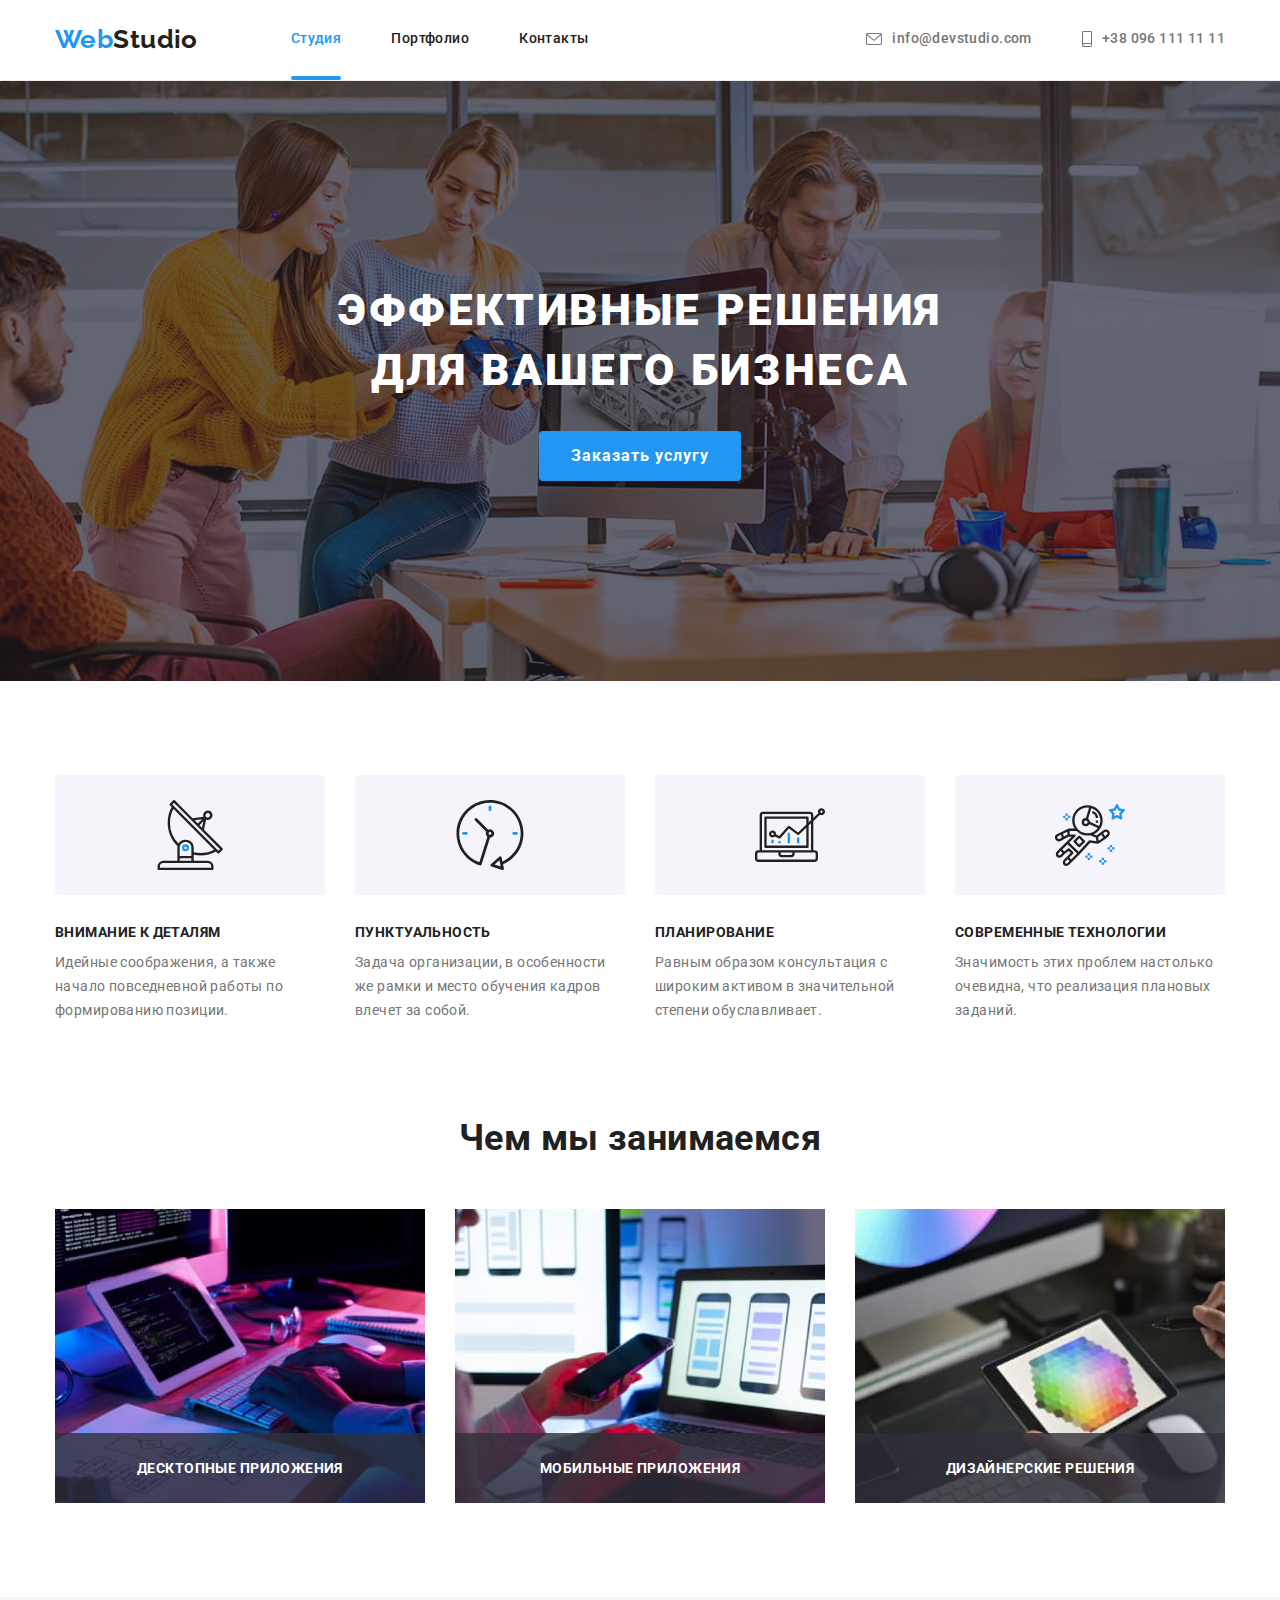
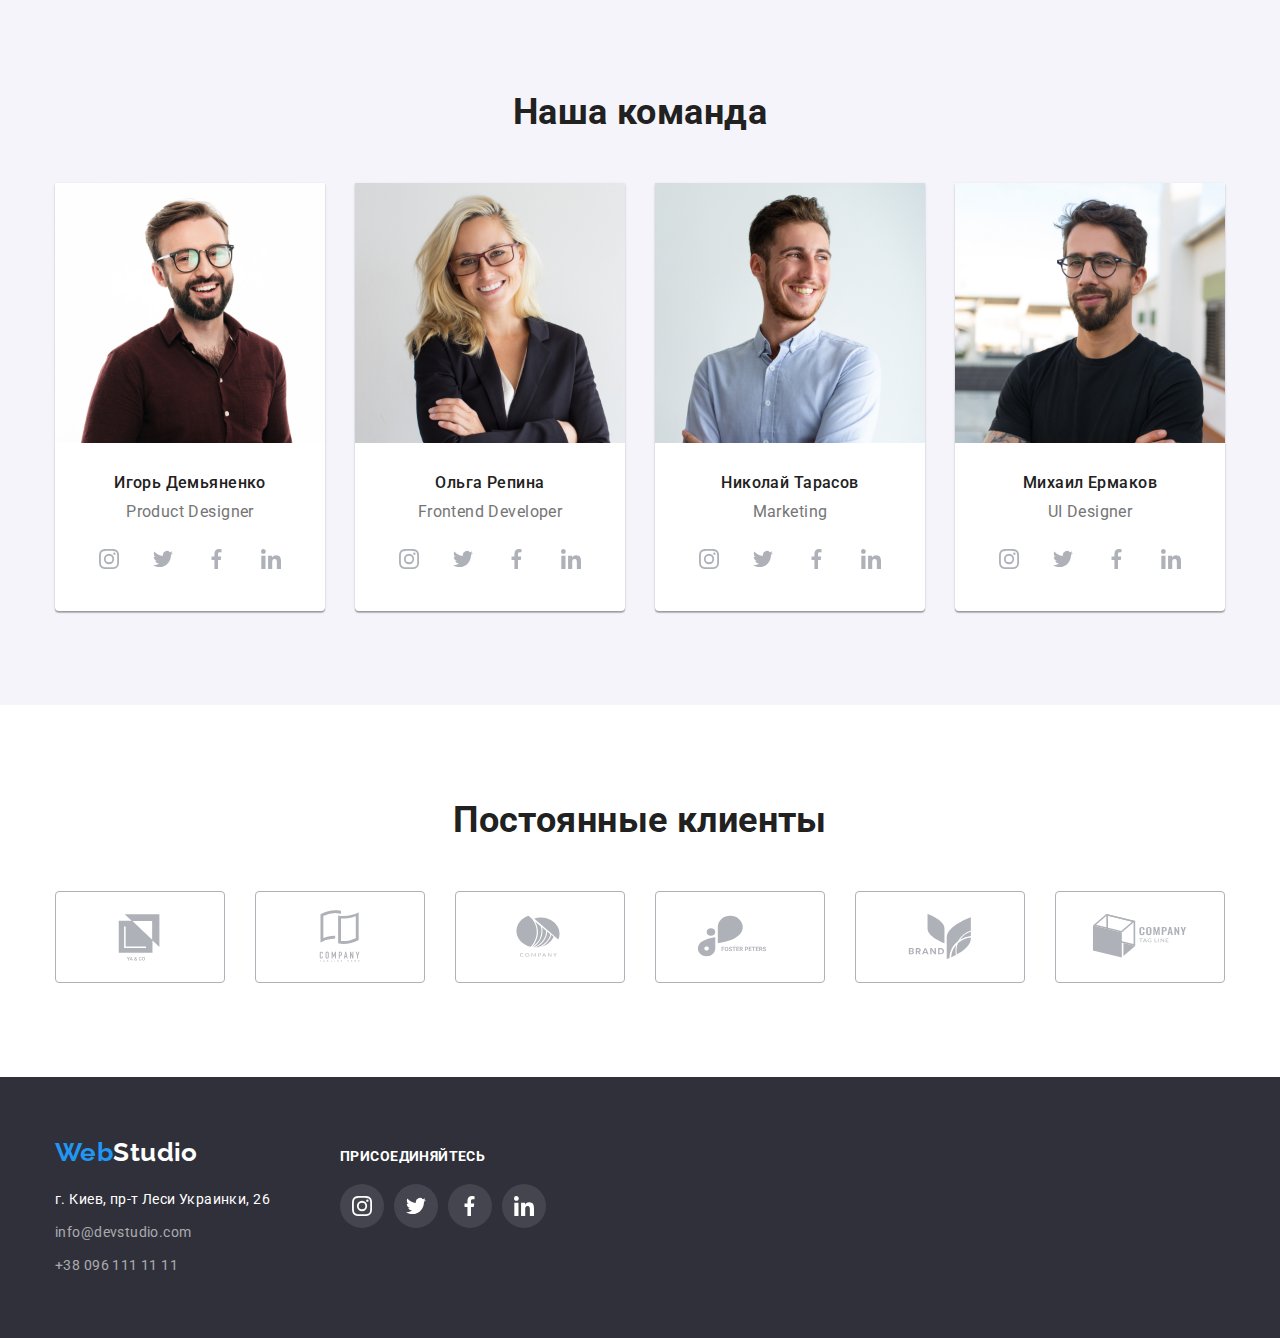
<file: index.html>
<!DOCTYPE html>
<html lang="ru">
  <head>
    <meta charset="UTF-8" />
    <meta http-equiv="X-UA-Compatible" content="IE=edge" />
    <meta name="viewport" content="width=device-width, initial-scale=1.0" />
    <title>Document</title>
    <link rel="preconnect" href="https://fonts.googleapis.com" />
    <link rel="preconnect" href="https://fonts.gstatic.com" crossorigin />
    <link
      href="https://fonts.googleapis.com/css2?family=Raleway:wght@700&family=Roboto:wght@400;500;700;900&display=swap"
      rel="stylesheet"
    />
    <link
      rel="stylesheet"
      href="https://cdnjs.cloudflare.com/ajax/libs/modern-normalize/1.1.0/modern-normalize.min.css"
    />
    <link rel="stylesheet" href="./styles/styles.css" />
  </head>
  <body>
    <!--верхушка сайта-->
    <header class="header">
      <div class="container">
        <nav class="nav-header">
          <a class="logo link-l" href="./index.html" lang="en"
            ><span class="web">Web</span>Studio</a
          >
          <ul class="site-nav list">
            <li class="item nav-item">
              <a class="header-link link current" href="./index.html">Студия</a>
            </li>
            <li class="item nav-item">
              <a class="header-link link" href="./portfolio.html">Портфолио</a>
            </li>
            <li class="item nav-item">
              <a class="header-link link" href="">Контакты</a>
            </li>
          </ul>
        </nav>

        <ul class="list header-contacts">
          <li class="item contacts-item">
            <a
              class="header-contacts-link link"
              href="mailto:info@devstudio.com"
            >
              <svg class="contacts-icon" width="16" height="12">
                <use href="./symbol-defs.svg#icon-envelope"></use>
              </svg>
              info@devstudio.com</a
            >
          </li>
          <li class="item contacts-item">
            <a class="header-contacts-link link" href="tel:+380961111111">
              <svg class="contacts-icon" width="10" height="16">
                <use href="./symbol-defs.svg#icon-phone"></use>
              </svg>
              +38 096 111 11 11</a
            >
          </li>
        </ul>
      </div>
    </header>

    <!--Main body-->
    <main>
      <section class="hero">
        <div class="container">
          <h1 class="hero-title">Эффективные решения для вашего бизнеса</h1>
          <button class="btn" type="button" data-modal-open>
            Заказать услугу
          </button>
        </div>
      </section>

      <!--Наши сильные стороны-->
      <section class="strength section">
        <div class="container">
          <!--Invisible h2-->
          <h2 class="heading visually-hidden">Наши сильные стороны</h2>
          <ul class="strength-list list">
            <li class="strength-item">
              <div class="strength-icon-bg">
                <svg class="strength-icon" width="70" height="70">
                  <use href="./symbol-defs.svg#icon-satelite"></use>
                </svg>
              </div>
              <h3 class="strength-title">Внимание к деталям</h3>
              <p class="strength-text">
                Идейные соображения, а также начало повседневной работы по
                формированию позиции.
              </p>
            </li>
            <li class="strength-item">
              <div class="strength-icon-bg">
                <svg class="strength-icon" width="70" height="70">
                  <use href="./symbol-defs.svg#icon-clock"></use>
                </svg>
              </div>
              <h3 class="strength-title">Пунктуальность</h3>
              <p class="strength-text">
                Задача организации, в особенности же рамки и место обучения
                кадров влечет за собой.
              </p>
            </li>
            <li class="strength-item">
              <div class="strength-icon-bg">
                <svg class="strength-icon" width="70" height="70">
                  <use href="./symbol-defs.svg#icon-notebook"></use>
                </svg>
              </div>
              <h3 class="strength-title">Планирование</h3>
              <p class="strength-text">
                Равным образом консультация с широким активом в значительной
                степени обуславливает.
              </p>
            </li>
            <li class="strength-item">
              <div class="strength-icon-bg">
                <svg class="strength-icon" width="70" height="70">
                  <use href="./symbol-defs.svg#icon-astronaut"></use>
                </svg>
              </div>
              <h3 class="strength-title">Современные технологии</h3>
              <p class="strength-text">
                Значимость этих проблем настолько очевидна, что реализация
                плановых заданий.
              </p>
            </li>
          </ul>
        </div>
      </section>

      <!--Чем мы занимаемся-->
      <section class="specification section">
        <div class="container">
          <h2 class="heading">Чем мы занимаемся</h2>
          <ul class="specification-list list">
            <li class="item">
              <img
                src="./images/work1.jpg"
                alt="Работа на планшете"
                width="370"
              />
              <p class="explanation">Десктопные приложения</p>
            </li>
            <li class="item">
              <img
                src="./images/work2.jpg"
                alt="Синхронизация с ноутбуком"
                width="370"
              />
              <p class="explanation">Мобильные приложения</p>
            </li>
            <li class="item">
              <img src="./images/work3.jpg" alt="Палитра цветов" width="370" />
              <p class="explanation">Дизайнерские решения</p>
            </li>
          </ul>
        </div>
      </section>

      <!--Наша команда-->
      <section class="team section">
        <div class="container">
          <h2 class="heading">Наша команда</h2>
          <ul class="team-list list">
            <li class="team-item">
              <img
                src="./images/demiyanenko.jpg"
                alt="Игорь Демьяненко"
                width="270"
                class="team-image"
              />
              <div class="team-info">
                <h3 class="team-title">Игорь Демьяненко</h3>
                <p lang="en" class="team-text">Product Designer</p>
                <ul class="team-media-list list">
                  <li class="team-media-item">
                    <a class="team-media-link link" href="">
                      <svg class="team-icom" width="20" height="20">
                        <use href="./symbol-defs.svg#icon-instagram"></use>
                      </svg>
                    </a>
                  </li>
                  <li class="team-media-item">
                    <a class="team-media-link link" href="">
                      <svg class="team-icom" width="20" height="20">
                        <use href="./symbol-defs.svg#icon-twitter"></use>
                      </svg>
                    </a>
                  </li>
                  <li class="team-media-item">
                    <a class="team-media-link link" href="">
                      <svg class="team-icom" width="20" height="20">
                        <use href="./symbol-defs.svg#icon-fb"></use>
                      </svg>
                    </a>
                  </li>
                  <li class="team-media-item">
                    <a class="team-media-link link" href="">
                      <svg class="team-icom" width="20" height="20">
                        <use href="./symbol-defs.svg#icon-linkedin"></use>
                      </svg>
                    </a>
                  </li>
                </ul>
              </div>
            </li>
            <li class="team-item">
              <img
                src="./images/repina.jpg"
                alt="Ольга Репина"
                width="270"
                class="team-image"
              />
              <div class="team-info">
                <h3 class="team-title">Ольга Репина</h3>
                <p lang="en" class="team-text">Frontend Developer</p>
                <ul class="team-media-list list">
                  <li class="team-media-item">
                    <a class="team-media-link link" href="">
                      <svg class="team-icom" width="20" height="20">
                        <use href="./symbol-defs.svg#icon-instagram"></use>
                      </svg>
                    </a>
                  </li>
                  <li class="team-media-item">
                    <a class="team-media-link link" href="">
                      <svg class="team-icom" width="20" height="20">
                        <use href="./symbol-defs.svg#icon-twitter"></use>
                      </svg>
                    </a>
                  </li>
                  <li class="team-media-item">
                    <a class="team-media-link link" href="">
                      <svg class="team-icom" width="20" height="20">
                        <use href="./symbol-defs.svg#icon-fb"></use>
                      </svg>
                    </a>
                  </li>
                  <li class="team-media-item">
                    <a class="team-media-link link" href="">
                      <svg class="team-icom" width="20" height="20">
                        <use href="./symbol-defs.svg#icon-linkedin"></use>
                      </svg>
                    </a>
                  </li>
                </ul>
              </div>
            </li>
            <li class="team-item">
              <img
                src="./images/tarasov.jpg"
                alt="Николай Тарасов"
                width="270"
                class="team-image"
              />
              <div class="team-info">
                <h3 class="team-title">Николай Тарасов</h3>
                <p lang="en" class="team-text">Marketing</p>
                <ul class="team-media-list list">
                  <li class="team-media-item">
                    <a class="team-media-link link" href="">
                      <svg class="team-icom" width="20" height="20">
                        <use href="./symbol-defs.svg#icon-instagram"></use>
                      </svg>
                    </a>
                  </li>
                  <li class="team-media-item">
                    <a class="team-media-link link" href="">
                      <svg class="team-icom" width="20" height="20">
                        <use href="./symbol-defs.svg#icon-twitter"></use>
                      </svg>
                    </a>
                  </li>
                  <li class="team-media-item">
                    <a class="team-media-link link" href="">
                      <svg class="team-icom" width="20" height="20">
                        <use href="./symbol-defs.svg#icon-fb"></use>
                      </svg>
                    </a>
                  </li>
                  <li class="team-media-item">
                    <a class="team-media-link link" href="">
                      <svg class="team-icom" width="20" height="20">
                        <use href="./symbol-defs.svg#icon-linkedin"></use>
                      </svg>
                    </a>
                  </li>
                </ul>
              </div>
            </li>
            <li class="team-item">
              <img
                src="./images/ermakov.jpg"
                alt="Михаил Ермаков"
                width="270"
                class="team-image"
              />
              <div class="team-info">
                <h3 class="team-title">Михаил Ермаков</h3>
                <p lang="en" class="team-text">UI Designer</p>
                <ul class="team-media-list list">
                  <li class="team-media-item">
                    <a class="team-media-link link" href="">
                      <svg class="team-icom" width="20" height="20">
                        <use href="./symbol-defs.svg#icon-instagram"></use>
                      </svg>
                    </a>
                  </li>
                  <li class="team-media-item">
                    <a class="team-media-link link" href="">
                      <svg class="team-icom" width="20" height="20">
                        <use href="./symbol-defs.svg#icon-twitter"></use>
                      </svg>
                    </a>
                  </li>
                  <li class="team-media-item">
                    <a class="team-media-link link" href="">
                      <svg class="team-icom" width="20" height="20">
                        <use href="./symbol-defs.svg#icon-fb"></use>
                      </svg>
                    </a>
                  </li>
                  <li class="team-media-item">
                    <a class="team-media-link link" href="">
                      <svg class="team-icom" width="20" height="20">
                        <use href="./symbol-defs.svg#icon-linkedin"></use>
                      </svg>
                    </a>
                  </li>
                </ul>
              </div>
            </li>
          </ul>
        </div>
      </section>

      <!--PERMANENT CLIENTS-->

      <section class="clients section">
        <div class="permanent-clients container">
          <h2 class="heading">Постоянные клиенты</h2>
          <ul class="clients-list list">
            <li class="clients-item">
              <a class="clients-site link" href="">
                <svg class="clients-icon" width="106" height="60">
                  <use href="./symbol-defs.svg#icon-yaco"></use>
                </svg>
              </a>
            </li>
            <li class="clients-item">
              <a class="clients-site link" href="">
                <svg class="clients-icon" width="106" height="60">
                  <use href="./symbol-defs.svg#icon-herb"></use>
                </svg>
              </a>
            </li>
            <li class="clients-item">
              <a class="clients-site link" href="">
                <svg class="clients-icon" width="106" height="60">
                  <use href="./symbol-defs.svg#icon-company"></use>
                </svg>
              </a>
            </li>
            <li class="clients-item">
              <a class="clients-site link" href="">
                <svg class="clients-icon" width="106" height="60">
                  <use href="./symbol-defs.svg#icon-foster"></use>
                </svg>
              </a>
            </li>
            <li class="clients-item">
              <a class="clients-site link" href="">
                <svg class="clients-icon" width="106" height="60">
                  <use href="./symbol-defs.svg#icon-brand"></use>
                </svg>
              </a>
            </li>
            <li class="clients-item">
              <a class="clients-site link" href="">
                <svg class="clients-icon" width="106" height="60">
                  <use href="./symbol-defs.svg#icon-tag-line"></use>
                </svg>
              </a>
            </li>
          </ul>
        </div>
      </section>
    </main>

    <!--Footer-->
    <footer class="footer">
      <div class="container">
        <div class="container-address">
          <a class="logo link-l" href="./index.html" lang="en"
            ><span class="web">Web</span><span class="studio">Studio</span></a
          >
          <address class="address">
            <ul class="address-list list">
              <li class="address-item">
                <a
                  class="address-link link"
                  href="https://www.google.com/maps/d/viewer?mid=10uSM3H-mIU3GznYo2szRIEphczw&hl=en_US&ll=50.42732700000001%2C30.538092&z=17"
                  target="_blank"
                  rel="nofollow noopener noreferrer"
                >
                  г. Киев, пр-т Леси Украинки, 26</a
                >
              </li>
              <li class="address-item">
                <a class="contacts-link link" href="mailto:info@devstudio.com"
                  >info@devstudio.com</a
                >
              </li>
              <li class="address-item">
                <a class="contacts-link link" href="tel:+380961111111"
                  >+38 096 111 11 11</a
                >
              </li>
            </ul>
          </address>
        </div>
        <div class="container-media">
          <p class="media-header">Присоединяйтесь</p>
          <ul class="media-list list">
            <li class="media-item">
              <a class="media-link link" href="">
                <svg class="media-icon" width="20" height="20">
                  <use href="./symbol-defs.svg#icon-instagram"></use>
                </svg>
              </a>
            </li>
            <li class="media-item">
              <a class="media-link link" href="">
                <svg class="media-icon" width="20" height="20">
                  <use href="./symbol-defs.svg#icon-twitter"></use>
                </svg>
              </a>
            </li>
            <li class="media-item">
              <a class="media-link link" href="">
                <svg class="media-icon" width="20px" height="20px">
                  <use href="./symbol-defs.svg#icon-fb"></use>
                </svg>
              </a>
            </li>
            <li class="media-item">
              <a class="media-link link" href="">
                <svg class="media-icon" width="20px" height="20px">
                  <use href="./symbol-defs.svg#icon-linkedin"></use>
                </svg>
              </a>
            </li>
          </ul>
        </div>
      </div>
    </footer>
    <div class="backdrop is-hidden" data-modal>
      <div class="modal">
        <button class="btn-modal" type="button" data-modal-close>
          <svg class="btn-icon" width="18" height="18">
            <use href="./symbol-defs-1.svg#icon-close-btn"></use>
          </svg>
        </button>
      </div>
    </div>
    <script src="./js/modal.js"></script>
  </body>
</html>
</file>
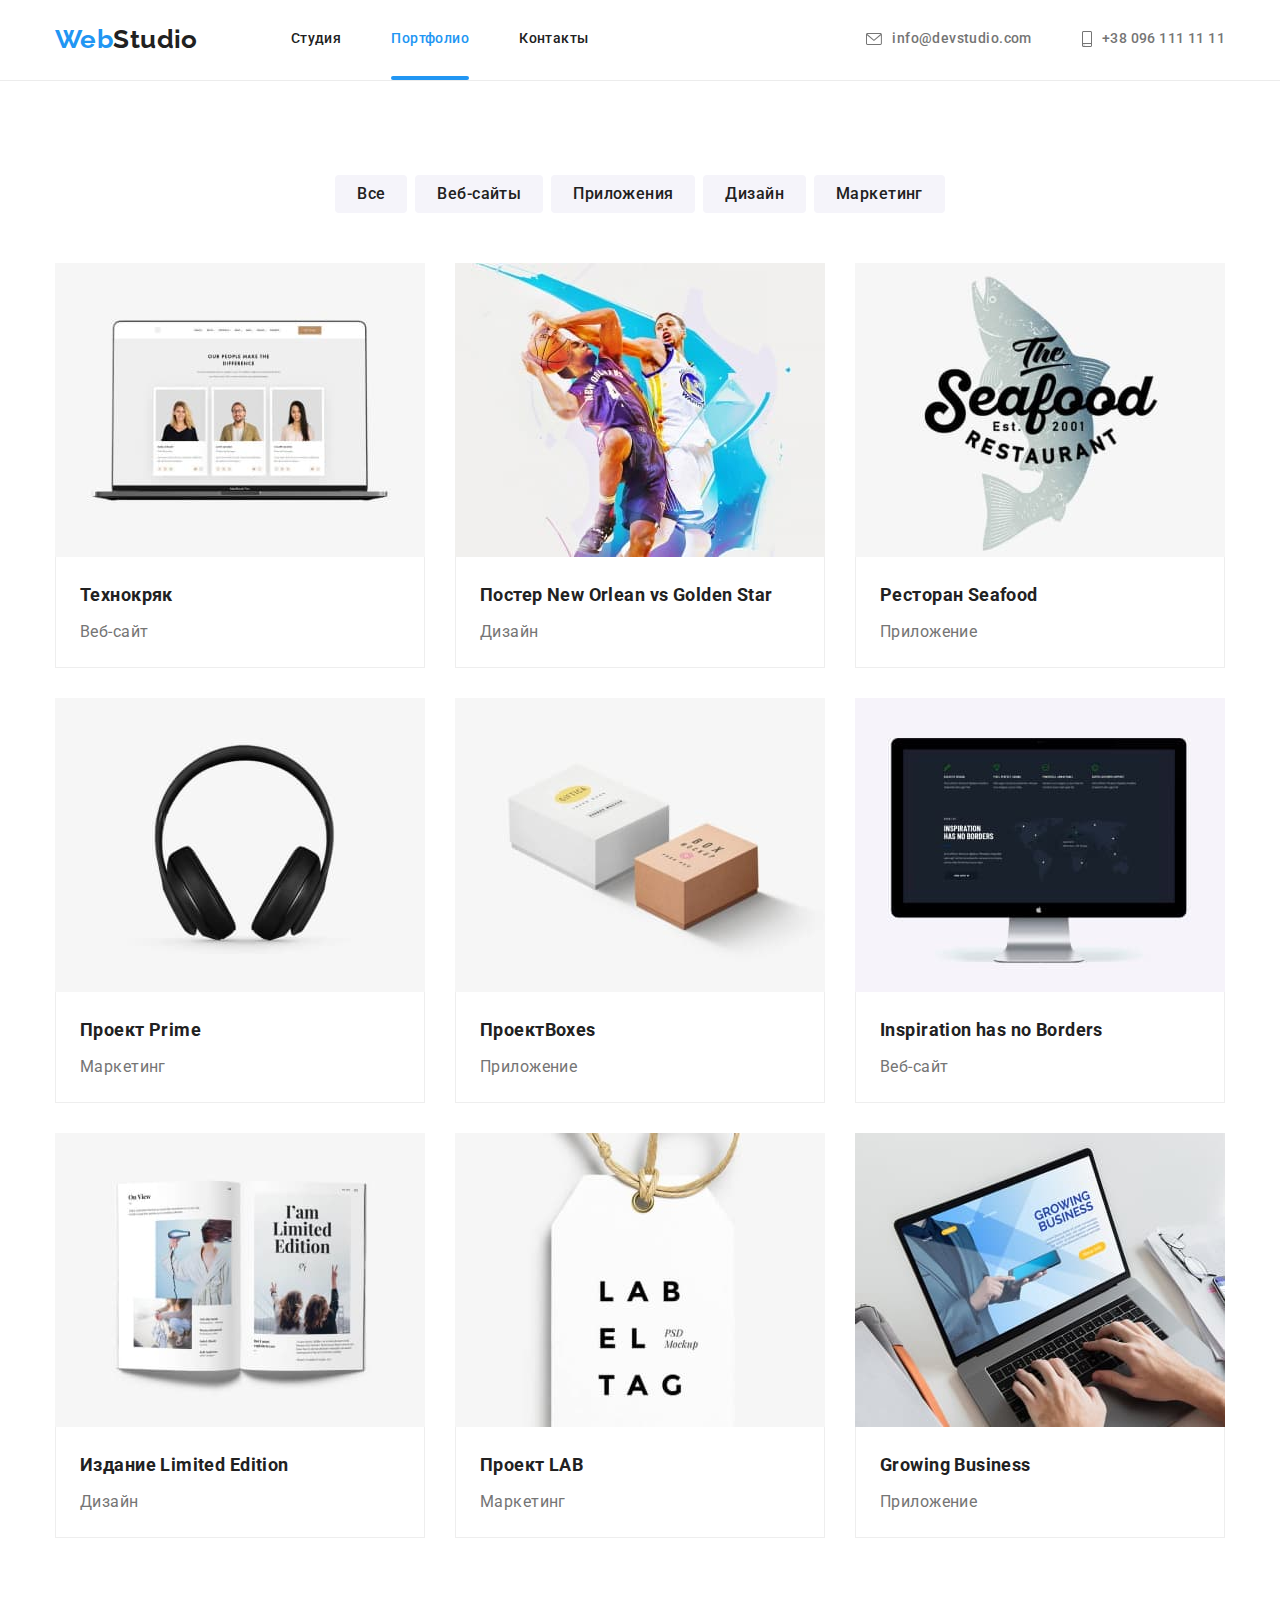
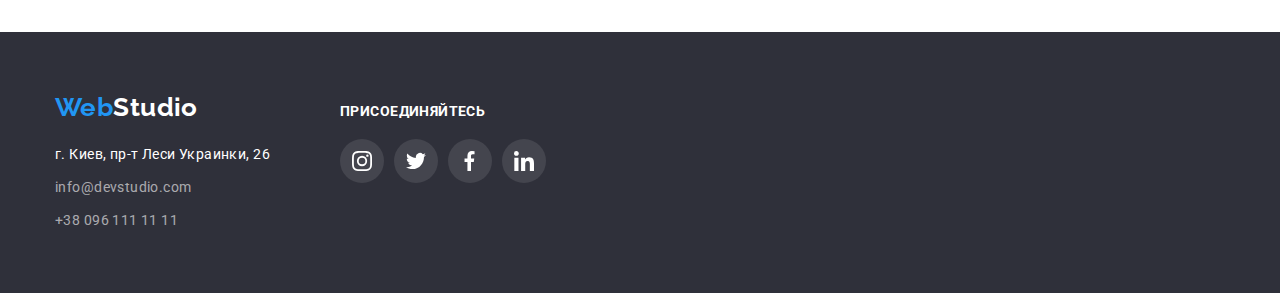
<file: portfolio.html>
<!DOCTYPE html>
<html lang="ru">
  <head>
    <meta charset="UTF-8" />
    <meta http-equiv="X-UA-Compatible" content="IE=edge" />
    <meta name="viewport" content="width=device-width, initial-scale=1.0" />
    <title>Document</title>
    <link rel="preconnect" href="https://fonts.googleapis.com" />
    <link rel="preconnect" href="https://fonts.gstatic.com" crossorigin />
    <link
      href="https://fonts.googleapis.com/css2?family=Raleway:wght@700&family=Roboto:wght@400;500;700;900&display=swap"
      rel="stylesheet"
    />
    <link
      rel="stylesheet"
      href="https://cdnjs.cloudflare.com/ajax/libs/modern-normalize/1.1.0/modern-normalize.min.css"
    />
    <link rel="stylesheet" href="./styles/styles.css" />
  </head>
  <body>
    <!--верхушка сайта-->
    <header class="header">
      <div class="container">
        <nav class="nav-header">
          <a class="logo link-l" href="./index.html" lang="en"
            ><span class="web">Web</span>Studio</a
          >
          <ul class="site-nav list">
            <li class="item nav-item">
              <a class="header-link link" href="./index.html">Студия</a>
            </li>
            <li class="item nav-item">
              <a class="header-link link current" href="./portfolio.html"
                >Портфолио</a
              >
            </li>
            <li class="item nav-item">
              <a class="header-link link" href="">Контакты</a>
            </li>
          </ul>
        </nav>

        <ul class="list header-contacts">
          <li class="item contacts-item">
            <a
              class="header-contacts-link link"
              href="mailto:info@devstudio.com"
            >
              <svg class="contacts-icon" width="16" height="12">
                <use href="./symbol-defs.svg#icon-envelope"></use>
              </svg>
              info@devstudio.com</a
            >
          </li>
          <li class="item contacts-item">
            <a class="header-contacts-link link" href="tel:+380961111111">
              <svg class="contacts-icon" width="10" height="16">
                <use href="./symbol-defs.svg#icon-phone"></use>
              </svg>
              +38 096 111 11 11</a
            >
          </li>
        </ul>
      </div>
    </header>

    <!--MAIN-->

    <!--HIDDEN H1-->

    <main>
      <section class="examples section">
        <div class="container">
          <h1 class="options visually-hidden">Наши проекты</h1>
          <ul class="options-list list">
            <li class="options-item">
              <button type="button" class="options-btn">Все</button>
            </li>
            <li class="options-item">
              <button type="button" class="options-btn">Веб-сайты</button>
            </li>
            <li class="options-item">
              <button type="button" class="options-btn">Приложения</button>
            </li>
            <li class="options-item">
              <button type="button" class="options-btn">Дизайн</button>
            </li>
            <li class="options-item">
              <button type="button" class="options-btn">Маркетинг</button>
            </li>
          </ul>

          <ul class="projects-list list">
            <li class="projects-item">
              <a href="" class="projects-link link-p">
                <div class="add-text">
                  <img
                    src="./images/notebook.jpg"
                    alt="Технокряк"
                    width="370"
                    class="projects-image"
                  />
                  <p class="text-info">
                    Ресурс предлагает комплексные предложения с разным уровнем
                    функционала и сервисов. Все это позволит посетителю получить
                    исчерпывающие сведения о компании или частном лице.
                  </p>
                </div>
                <div class="projects-description">
                  <h2 class="projects-heading">Технокряк</h2>
                  <p class="projects-text">Веб-сайт</p>
                </div>
              </a>
            </li>
            <li class="projects-item">
              <a href="" class="projects-link link-p">
                <div class="add-text">
                  <img
                    src="./images/baseball.jpg"
                    alt="Постер"
                    width="370"
                    class="projects-image"
                  />
                  <p class="text-info">
                    Ресурс предлагает комплексные предложения с разным уровнем
                    функционала и сервисов. Все это позволит посетителю получить
                    исчерпывающие сведения о компании или частном лице.
                  </p>
                </div>
                <div class="projects-description">
                  <h2 class="projects-heading">
                    Постер <span lang="en">New Orlean vs Golden Star</span>
                  </h2>
                  <p class="projects-text">Дизайн</p>
                </div>
              </a>
            </li>
            <li class="projects-item">
              <a href="" class="projects-link link-p">
                <div class="add-text">
                  <img
                    src="./images/seafood-restaurant.jpg"
                    alt="Лого ресторана"
                    width="370"
                    class="projects-image"
                  />
                  <p class="text-info">
                    Ресурс предлагает комплексные предложения с разным уровнем
                    функционала и сервисов. Все это позволит посетителю получить
                    исчерпывающие сведения о компании или частном лице.
                  </p>
                </div>
                <div class="projects-description">
                  <h2 class="projects-heading">
                    Ресторан <span lang="en">Seafood</span>
                  </h2>
                  <p class="projects-text">Приложение</p>
                </div>
              </a>
            </li>
            <li class="projects-item">
              <a href="" class="projects-link link-p">
                <div class="add-text">
                  <img
                    src="./images/headphones.jpg"
                    alt="Наушники"
                    width="370"
                    class="projects-image"
                  />
                  <p class="text-info">
                    Ресурс предлагает комплексные предложения с разным уровнем
                    функционала и сервисов. Все это позволит посетителю получить
                    исчерпывающие сведения о компании или частном лице.
                  </p>
                </div>
                <div class="projects-description">
                  <h2 class="projects-heading">
                    Проект <span lang="en">Prime</span>
                  </h2>
                  <p class="projects-text">Маркетинг</p>
                </div>
              </a>
            </li>
            <li class="projects-item">
              <a href="" class="projects-link link-p">
                <div class="add-text">
                  <img
                    src="./images/boxes.jpg"
                    alt="Коробки"
                    width="370"
                    class="projects-image"
                  />
                  <p class="text-info">
                    Ресурс предлагает комплексные предложения с разным уровнем
                    функционала и сервисов. Все это позволит посетителю получить
                    исчерпывающие сведения о компании или частном лице.
                  </p>
                </div>
                <div class="projects-description">
                  <h2 class="projects-heading">
                    Проект<span lang="en">Boxes</span>
                  </h2>
                  <p class="projects-text">Приложение</p>
                </div>
              </a>
            </li>
            <li class="projects-item">
              <a href="" class="projects-link link-p">
                <div class="add-text">
                  <img
                    src="./images/no-borders.jpg"
                    alt="Экран компьютера"
                    width="370"
                    class="projects-image"
                  />
                  <p class="text-info">
                    Ресурс предлагает комплексные предложения с разным уровнем
                    функционала и сервисов. Все это позволит посетителю получить
                    исчерпывающие сведения о компании или частном лице.
                  </p>
                </div>
                <div class="projects-description">
                  <h2 lang="en" class="projects-heading">
                    Inspiration has no Borders
                  </h2>
                  <p class="projects-text">Веб-сайт</p>
                </div>
              </a>
            </li>
            <li class="projects-item">
              <a href="" class="projects-link link-p">
                <div class="add-text">
                  <img
                    src="./images/limited-edition.jpg"
                    alt="Журнал"
                    width="370"
                    class="projects-image"
                  />
                  <p class="text-info">
                    Ресурс предлагает комплексные предложения с разным уровнем
                    функционала и сервисов. Все это позволит посетителю получить
                    исчерпывающие сведения о компании или частном лице.
                  </p>
                </div>
                <div class="projects-description">
                  <h2 class="projects-heading">
                    Издание <span lang="en">Limited Edition</span>
                  </h2>
                  <p class="projects-text">Дизайн</p>
                </div>
              </a>
            </li>
            <li class="projects-item">
              <a href="" class="projects-link link-p">
                <div class="add-text">
                  <img
                    src="./images/lab.jpg"
                    alt="Этикетка"
                    width="370"
                    class="projects-image"
                  />
                  <p class="text-info">
                    Ресурс предлагает комплексные предложения с разным уровнем
                    функционала и сервисов. Все это позволит посетителю получить
                    исчерпывающие сведения о компании или частном лице.
                  </p>
                </div>
                <div class="projects-description">
                  <h2 class="projects-heading">
                    Проект <span lang="en">LAB</span>
                  </h2>
                  <p class="projects-text">Маркетинг</p>
                </div>
              </a>
            </li>
            <li class="projects-item">
              <a href="" class="projects-link link-p">
                <div class="add-text">
                  <img
                    src="./images/growing-business.jpg"
                    alt="Рабочий процесс"
                    width="370"
                    class="projects-image"
                  />
                  <p class="text-info">
                    Ресурс предлагает комплексные предложения с разным уровнем
                    функционала и сервисов. Все это позволит посетителю получить
                    исчерпывающие сведения о компании или частном лице.
                  </p>
                </div>
                <div class="projects-description">
                  <h2 lang="en" class="projects-heading">Growing Business</h2>
                  <p class="projects-text">Приложение</p>
                </div>
              </a>
            </li>
          </ul>
        </div>
      </section>
    </main>

    <!--Footer-->
    <footer class="footer">
      <div class="container">
        <div class="container-address">
          <a class="logo link-l" href="./index.html" lang="en"
            ><span class="web">Web</span><span class="studio">Studio</span></a
          >
          <address class="address">
            <ul class="address-list list">
              <li class="address-item">
                <a
                  class="address-link link"
                  href="https://www.google.com/maps/d/viewer?mid=10uSM3H-mIU3GznYo2szRIEphczw&hl=en_US&ll=50.42732700000001%2C30.538092&z=17"
                  target="_blank"
                  rel="nofollow noopener noreferrer"
                >
                  г. Киев, пр-т Леси Украинки, 26</a
                >
              </li>
              <li class="address-item">
                <a class="contacts-link link" href="mailto:info@devstudio.com"
                  >info@devstudio.com</a
                >
              </li>
              <li class="address-item">
                <a class="contacts-link link" href="tel:+380961111111"
                  >+38 096 111 11 11</a
                >
              </li>
            </ul>
          </address>
        </div>
        <div class="container-media">
          <p class="media-header">Присоединяйтесь</p>
          <ul class="media-list list">
            <li class="media-item">
              <a class="media-link link" href="">
                <svg class="media-icon" width="20" height="20">
                  <use href="./symbol-defs.svg#icon-instagram"></use>
                </svg>
              </a>
            </li>
            <li class="media-item">
              <a class="media-link link" href="">
                <svg class="media-icon" width="20" height="20">
                  <use href="./symbol-defs.svg#icon-twitter"></use>
                </svg>
              </a>
            </li>
            <li class="media-item">
              <a class="media-link link" href="">
                <svg class="media-icon" width="20px" height="20px">
                  <use href="./symbol-defs.svg#icon-fb"></use>
                </svg>
              </a>
            </li>
            <li class="media-item">
              <a class="media-link link" href="">
                <svg class="media-icon" width="20px" height="20px">
                  <use href="./symbol-defs.svg#icon-linkedin"></use>
                </svg>
              </a>
            </li>
          </ul>
        </div>
      </div>
    </footer>
  </body>
</html>
</file>
<file: styles/styles.css>
body {
  font-family: "Roboto", sans-serif;
  color: var(--main-font-color);
  font-size: 14px;
  letter-spacing: 0.03em;
  background-color: var(--add-font-color);
}

:root {
  --add-color: #2f303a;
  --accent-color: #2196f3;
  --add-font-color: #ffffff;
  --main-font-color: #212121;
  --text-font-color: #757575;
  --team-bgr-color: #f5f4fa;
  --logo-color: #000000;
  --focus-color: #188ce8;
  --header-border: #ececec;
  --portfolio-borders: #eeeeee;
  --icon-color: #afb1b8;
  --footer-icon-color: rgba(255, 255, 255, 0.1);
}

.container {
  margin-left: auto;
  margin-right: auto;
  width: 1200px;
  padding-left: 15px;
  padding-right: 15px;
}

img {
  display: block;
}

h1,
h2,
h3,
ul,
p {
  margin: 0;
  padding: 0;
}

.section {
  padding-top: 94px;
  padding-bottom: 94px;
}

.item:first-child {
  margin-left: 0px;
}

/* ----------------------HEADER---------------------- */

.header {
  padding-top: 24px;
  padding-bottom: 25px;
  border-bottom: 1px solid var(--header-border);
}

.header > .container,
.nav-header,
.site-nav,
.header-contacts {
  display: flex;
  align-items: center;
}

.site-nav > .item,
.header-contacts > .item + .item {
  margin-left: 50px;
}

.nav-item:first-child {
  margin-left: 0;
}

.nav-item {
  transition: color 250ms cubic-bezier(0.4, 0, 0.2, 1);
}

.header-contacts {
  margin-left: auto;
}

.logo {
  font-family: "Raleway";
  font-weight: 700;
  font-size: 26px;
  line-height: 1.19;

  color: var(--logo-color);
}

.web {
  color: var(--accent-color);
}

.studio {
  color: #ffffff;
}

.site-nav {
  margin-left: 93px;
}

.site-nav .link.current {
  color: var(--accent-color);
  position: relative;
}

.link,
.link-p,
.link-l {
  text-decoration: none;
  color: inherit;
  display: block;
}

.list {
  list-style: none;
}

.nav-item,
.contacts-item {
  margin: 0;
}

.header-link,
.header-contacts-link {
  font-weight: 500;
  line-height: 1.14;
}

.header-contacts-link {
  color: var(--text-font-color);
  display: flex;
  align-items: center;

  transition: color 250ms cubic-bezier(0.4, 0, 0.2, 1);
}

.contacts-icon {
  fill: currentColor;
  margin-right: 10px;
}

.contacts-item {
  color: var(--text-font-color);
}

.header-contacts-link:hover,
.header-contacts-link:focus {
  color: var(--accent-color);
}

.nav-item:focus,
.nav-item:hover {
  color: var(--accent-color);
}

.link.current:after {
  content: " ";

  position: absolute;
  left: 0;
  bottom: 0;

  display: block;
  width: 100%;
  height: 4px;
  background-color: var(--accent-color);
  border-radius: 2px;
  transform: translateY(33px);
}

/* ---------------------HERO----------------- */

.hero {
  background-color: var(--add-color);
  padding-top: 200px;
  padding-bottom: 200px;
  text-align: center;
  background-image: linear-gradient(
      rgba(47, 48, 58, 0.4),
      rgba(47, 48, 58, 0.4)
    ),
    url(../images/team-bg.jpg);
  max-width: 1600px;
  margin: 0 auto;
  height: 600px;
  background-position: center;
  background-size: cover;
  background-repeat: no-repeat;
}

.hero-title {
  font-weight: 900;
  width: 696px;
  margin: 0 auto;
  font-size: 44px;
  line-height: 1.36;
  letter-spacing: 0.06em;
  text-transform: uppercase;
  color: var(--add-font-color);
  margin-bottom: 30px;
}

.btn {
  font-family: inherit;
  font-weight: 700;
  font-size: 16px;
  line-height: 1.88;
  letter-spacing: 0.06em;
  cursor: pointer;
  min-width: 200px;

  background-color: var(--accent-color);
  color: var(--add-font-color);

  border: none;
  border-radius: 4px;
  padding: 10px 32px;
  transition: background-color 250ms cubic-bezier(0.4, 0, 0.2, 1);
}

.btn:hover,
.btn:focus {
  background-color: var(--focus-color);
}

/*------------------ OUR STRENGTH-----------------------*/

.strength .strength-list {
  display: flex;
}

.strength-icon-bg {
  width: 270px;
  height: 120px;
  background: var(--team-bgr-color);
  border: transparent;
  border-radius: 4px;
  padding: 25px 100px;
  margin-bottom: 30px;
}

.strength-icon {
}

.strength-title {
  font-weight: 700;
  font-size: 14px;
  line-height: 1.14;
  align: Left;
  text-transform: uppercase;

  margin-bottom: 10px;
}

.strength-item {
  width: calc((100%-90px) / 4);
}

.strength-item:not(:last-child) {
  margin-right: 30px;
}

.strength-text {
  line-height: 1.71;

  color: var(--text-font-color);
}

.heading {
  font-weight: 700;
  font-size: 36px;
  line-height: 1.17;
  margin-bottom: 50px;
  text-align: center;
}

/*------------------------------SPECIFICATION--------------------*/
.specification {
  padding-top: 0;
}

.specification-list {
  display: flex;
}

.specification-list > .item {
  width: calc((100%-60px) / 3);
  position: relative;
}

.specification-list > .item:not(:last-child) {
  margin-right: 30px;
}

.explanation {
  position: absolute;
  left: 0;
  bottom: 0;

  font-weight: 700;
  line-height: 16px;
  text-align: center;
  width: 370px;
  height: 70px;
  padding-top: 27px;
  color: var(--add-font-color);
  text-transform: uppercase;
  background-color: rgba(47, 48, 58, 0.8);
}

/*-------------------------TEAM-------------*/

.team {
  background-color: var(--team-bgr-color);
}

.team-list {
  display: flex;
}

.team-title {
  font-weight: 500;
  font-size: 16px;
  line-height: 1.19;

  margin-bottom: 10px;
}

.team-item {
  width: calc((100%-90px) / 4);
  background-color: var(--add-font-color);
  box-shadow: 0px 1px 3px rgba(0, 0, 0, 0.12), 0px 1px 1px rgba(0, 0, 0, 0.14),
    0px 2px 1px rgba(0, 0, 0, 0.2);
  border-radius: 0px 0px 4px 4px;
}

.team-item:not(:last-child) {
  margin-right: 30px;
}

.team-info {
  padding-top: 30px;
  padding-bottom: 30px;
  text-align: center;
}

.team-text {
  font-size: 16px;
  line-height: 1.19;
  color: var(--text-font-color);
}

.team-media {
  margin: 16px 32px 30px 32px;
}

.team-media-list {
  margin-top: 16px;
  display: flex;
  justify-content: center;
}

.team-media-item {
  margin-right: 10px;
}

.team-media-item:last-child {
  margin-right: 0;
}

.team-media-link {
  background-color: var(--add-font-color);
  color: var(--icon-color);
  width: 44px;
  height: 44px;
  display: block;
  border-radius: 50%;
  display: flex;
  justify-content: center;
  align-items: center;
  transition: color 250ms cubic-bezier(0.4, 0, 0.2, 1),
    background-color 250ms cubic-bezier(0.4, 0, 0.2, 1);
}

.team-icom {
  fill: currentColor;
  transition: fill 250ms cubic-bezier(0.4, 0, 0.2, 1);
}

.team-media-link:hover,
.team-media-link:focus {
  background-color: var(--accent-color);
  color: var(--add-font-color);
}

.team-icom:hover,
.team-icom:focus {
  fill: var(--add-font-color);
}
/*-----------------------------OUR CLIENTS-----------------------*/

.clients-list {
  color: var(--icon-color);
  display: flex;
}

.clients-item:not(:last-child) {
  margin-right: 30px;
}

.clients-site {
  width: 170px;
  height: 92px;
  border: 1px solid var(--icon-color);
  border-radius: 4px;
  display: flex;
  justify-content: center;
  align-items: center;
  color: var(--icon-color);
  transition: color 250ms cubic-bezier(0.4, 0, 0.2, 1),
    border-color 250ms cubic-bezier(0.4, 0, 0.2, 1);
}

.clients-site:hover,
.clients-site:focus {
  color: var(--accent-color);
  border-color: var(--accent-color);
}

.clients-icon {
  fill: currentColor;
}

/*-----------------------------FOOTER---------------------------*/

.footer {
  background-color: var(--add-color);
  padding-top: 60px;
  padding-bottom: 60px;
}

.footer .container {
  display: flex;
  align-items: baseline;
}

.footer .logo {
  margin-bottom: 20px;
}

.container-address {
  margin-right: 70px;
}

.address-link,
.contacts-link {
  font-style: normal;
  line-height: 1.71;
  transition: color 250ms cubic-bezier(0.4, 0, 0.2, 1);
}

.address-link {
  color: var(--add-font-color);
}

.address-item:not(:last-child) {
  margin-bottom: 9px;
}

.contacts-link {
  color: rgba(255, 255, 255, 0.6);
}

.address-link:hover,
.address-link:focus,
.contacts-link:hover,
.contacts-link:focus {
  color: var(--accent-color);
}

.media-header {
  font-size: inherit;
  font-weight: 700;
  line-height: 16px;
  letter-spacing: 0.03em;
  text-transform: uppercase;
  color: var(--add-font-color);
  margin-bottom: 20px;
}

.media-list {
  display: flex;
  justify-content: center;
}

.media-item:not(:last-child) {
  margin-right: 10px;
}

.media-link {
  background-color: var(--footer-icon-color);
  border-radius: 50%;
  width: 44px;
  height: 44px;
  display: flex;
  justify-content: center;
  align-items: center;
  transition: background-color 250ms cubic-bezier(0.4, 0, 0.2, 1);
}

.media-link:hover,
.media-link:focus {
  background-color: var(--accent-color);
}
.media-icon {
  fill: var(--add-font-color);
}

/*------------------------MODAL WINDOW------------------------------*/

.backdrop {
  position: fixed;
  top: 0;
  left: 0;
  width: 100%;
  height: 100%;
  background-color: rgba(0, 0, 0, 0.2);
  transition: opacity 250ms cubic-bezier(0.4, 0, 0.2, 1),
    visibility 250ms cubic-bezier(0.4, 0, 0.2, 1);
}

.backdrop.is-hidden {
  opacity: 0;
  visibility: hidden;
  pointer-events: none;
}

.backdrop.is-hidden .modal {
  transform: translate(-50%, -50%) scale(3) rotate(360deg);
}

.modal {
  position: absolute;
  top: 50%;
  left: 50%;
  transform: translate(-50%, -50%) scale(1) rotate(0);

  width: 528px;
  height: 581px;
  background-color: #fff;
  box-shadow: 0px 1px 3px rgba(0, 0, 0, 0.12), 0px 1px 1px rgba(0, 0, 0, 0.14),
    0px 2px 1px rgba(0, 0, 0, 0.2);
  border-radius: 4px;
  transition: transform 450ms cubic-bezier(0.4, 0, 0.2, 1);
}

.btn-modal {
  position: absolute;
  top: 8px;
  right: 8px;
  width: 30px;
  height: 30px;
  border-radius: 50%;
  background-color: var(--add-font-color);
  border: 1px solid rgba(0, 0, 0, 0.1);
  display: flex;
  align-items: center;
  justify-content: center;
}

/* --------------------- PORTFOLIO -------------------------*/

.options-btn {
  font-family: inherit;
  color: inherit;
  letter-spacing: inherit;
  font-weight: 500;
  font-size: 16px;
  line-height: 1.62;

  padding: 6px 22px;

  background-color: var(--team-bgr-color);
  cursor: pointer;
  border: none;
  border-radius: 4px;

  transition: background-color 250ms cubic-bezier(0.4, 0, 0.2, 1),
    color 250ms cubic-bezier(0.4, 0, 0.2, 1),
    box-shadow 250ms cubic-bezier(0.4, 0, 0.2, 1);
}

.options-btn:hover,
.options-btn:focus {
  background-color: var(--accent-color);
  color: var(--add-font-color);
  box-shadow: 0px 3px 1px rgba(0, 0, 0, 0.1), 0px 1px 2px rgba(0, 0, 0, 0.08),
    0px 2px 2px rgba(0, 0, 0, 0.12);
}

.options-list {
  margin-bottom: 50px;
  display: flex;
  justify-content: center;
}

.options-item:not(:last-child) {
  margin-right: 8px;
}

.projects-list {
  display: flex;
  flex-wrap: wrap;
  margin: -15px;
}

.projects-item {
  width: 370px;
  margin: 15px;
  transition: box-shadow 250ms cubic-bezier(0.4, 0, 0.2, 1);
}

.add-text {
  position: relative;
  overflow: hidden;
}

.text-info {
  position: absolute;
  top: 0px;
  height: 100%;
  padding: 63px 24px;

  font-size: 18px;
  line-height: 28px;
  color: var(--add-font-color);
  background-color: rgba(33, 150, 243, 0.9);

  transform: translateY(100%);
  transition: transform 250ms cubic-bezier(0.4, 0, 0.2, 1);
}

.projects-heading {
  font-weight: 700;
  font-size: 18px;
  line-height: 2;
  margin-bottom: 4px;
}

.projects-item .projects-text {
  font-size: 16px;
  line-height: 1.88;

  color: var(--text-font-color);
}

.projects-item:hover,
.projects-item:focus {
  box-shadow: 0px 1px 1px rgba(0, 0, 0, 0.12), 0px 4px 4px rgba(0, 0, 0, 0.06),
    1px 4px 6px rgba(0, 0, 0, 0.16);
}

.projects-item:hover .text-info,
.projects-item:focus .team-info {
  transform: translateY(0%);
}

.projects-description {
  border: 1px solid var(--portfolio-borders);
  border-top: none;
  padding: 20px 24px;
}

.visually-hidden {
  position: absolute;
  width: 1px;
  height: 1px;
  margin: -1px;
  border: 0;
  padding: 0;

  white-space: nowrap;
  clip-path: inset(100%);
  clip: rect(0 0 0 0);
  overflow: hidden;
}
</file>
